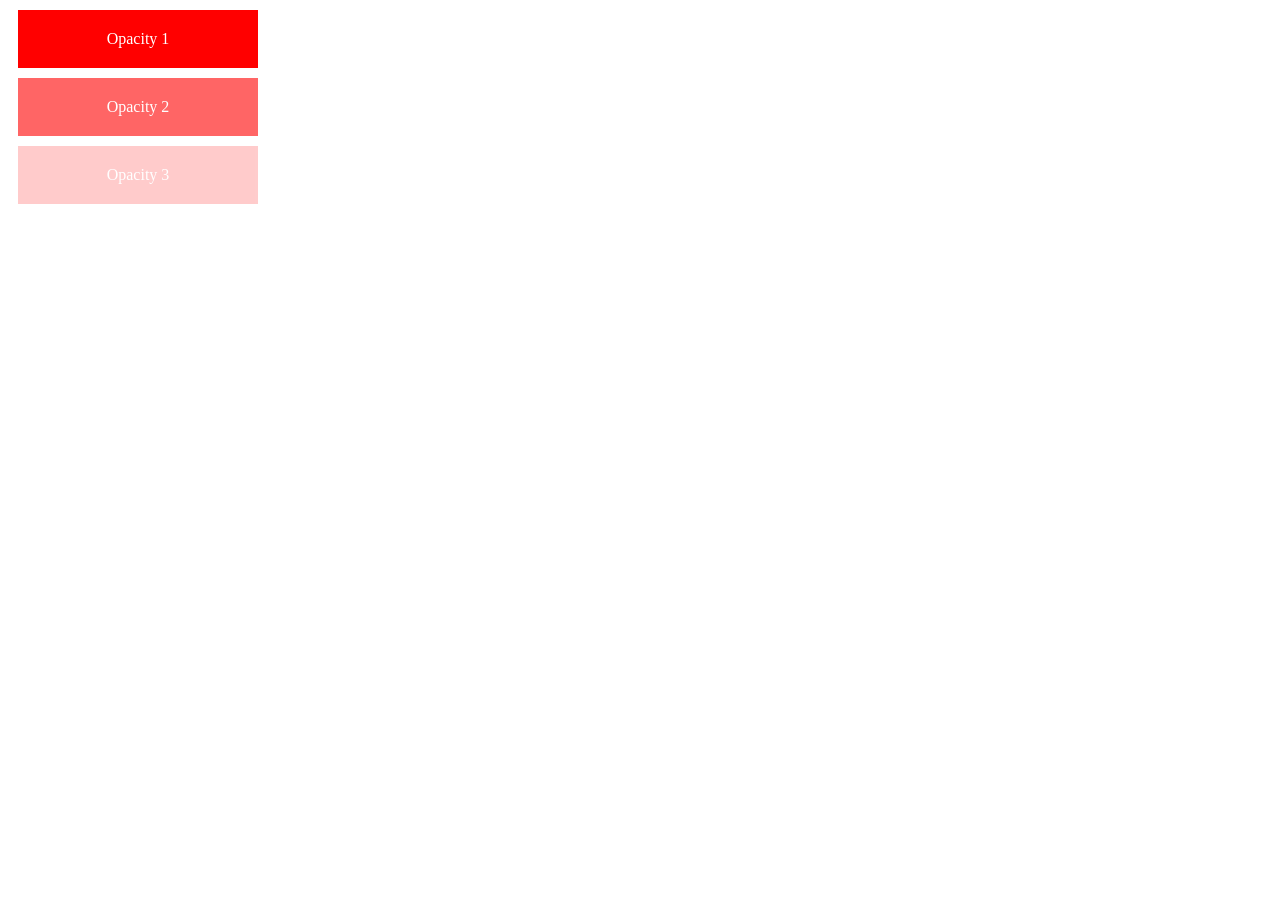
<file: CSS_CODE/CSS Pratice Set 1/index.html>
<!DOCTYPE html>
<html lang="en">
<head>
    <meta charset="UTF-8">
    <meta name="viewport" content="width=device-width, initial-scale=1.0">
    <title>Document</title>
    <link rel="stylesheet" href="style.css">
</head>
<body>
    <div class="box box-one">Opacity 1</div>
    <div class="box box-two">Opacity 2</div>
    <div class="box box-three">Opacity 3</div>
</body>
</html>
</file>
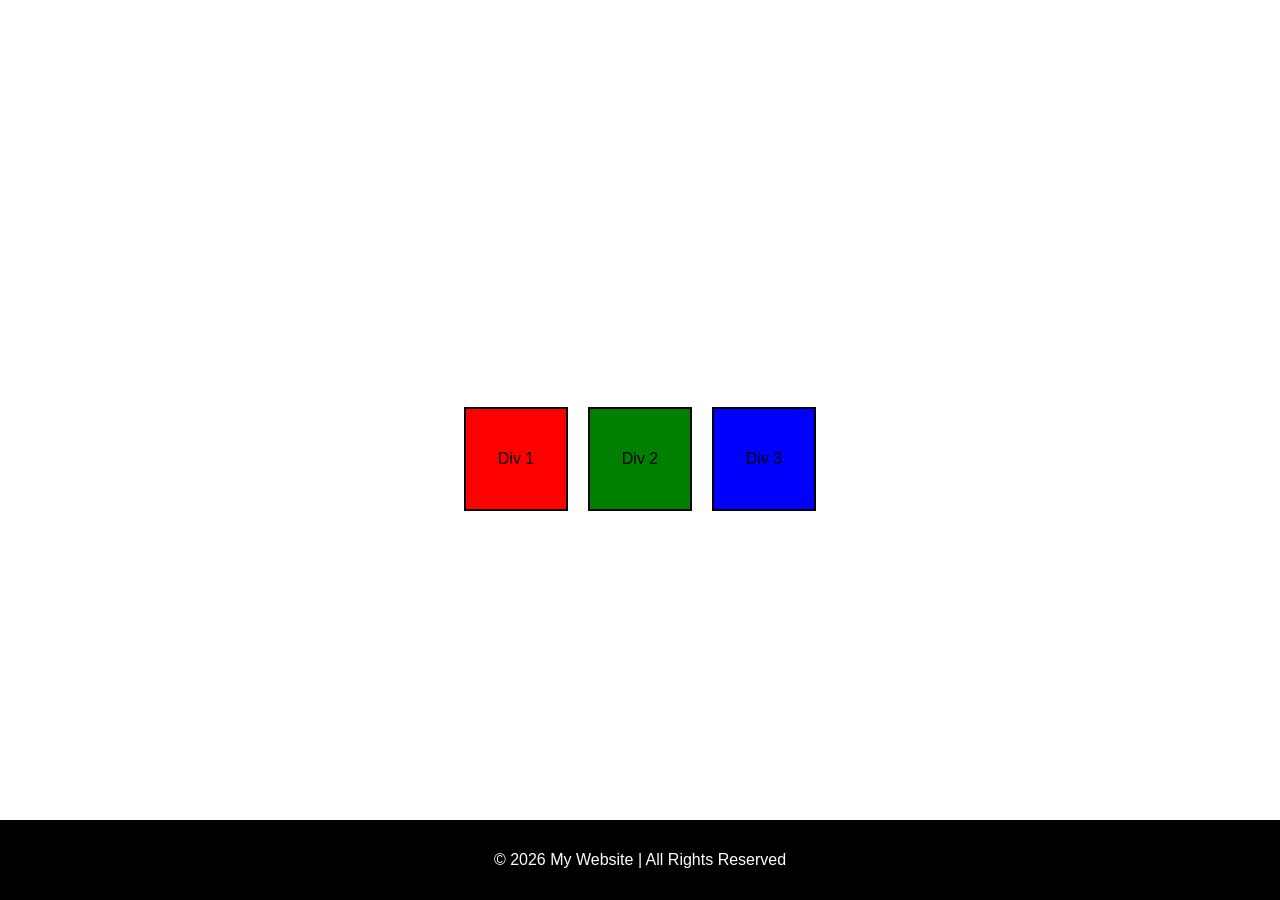
<file: CSS_CODE/CSS Pratice Set 3/index.html>
<!DOCTYPE html>
<html lang="en">
<head>
    <meta charset="UTF-8">
    <meta name="viewport" content="width=device-width, initial-scale=1.0">
    <title>Cascading Style Sheet Homework</title>
    <link rel="stylesheet" href="style.css">
</head>
<body>

    <header>
        <nav>
            <h2>My Website</h2>

            <a href="#">Home</a>
            <a href="#">About</a>
            <a href="#">Services</a>
            <a href="#">Contact</a>
        </nav>
    </header>

    <main class="content">

        <div class="box box1">
            Div 1
        </div>

        <div class="box box2">
            Div 2
        </div>

        <div class="box box3">
            Div 3
        </div>

    </main>

    <footer>
        <p>© 2026 My Website | All Rights Reserved</p>
    </footer>

</body>
</html>
</file>
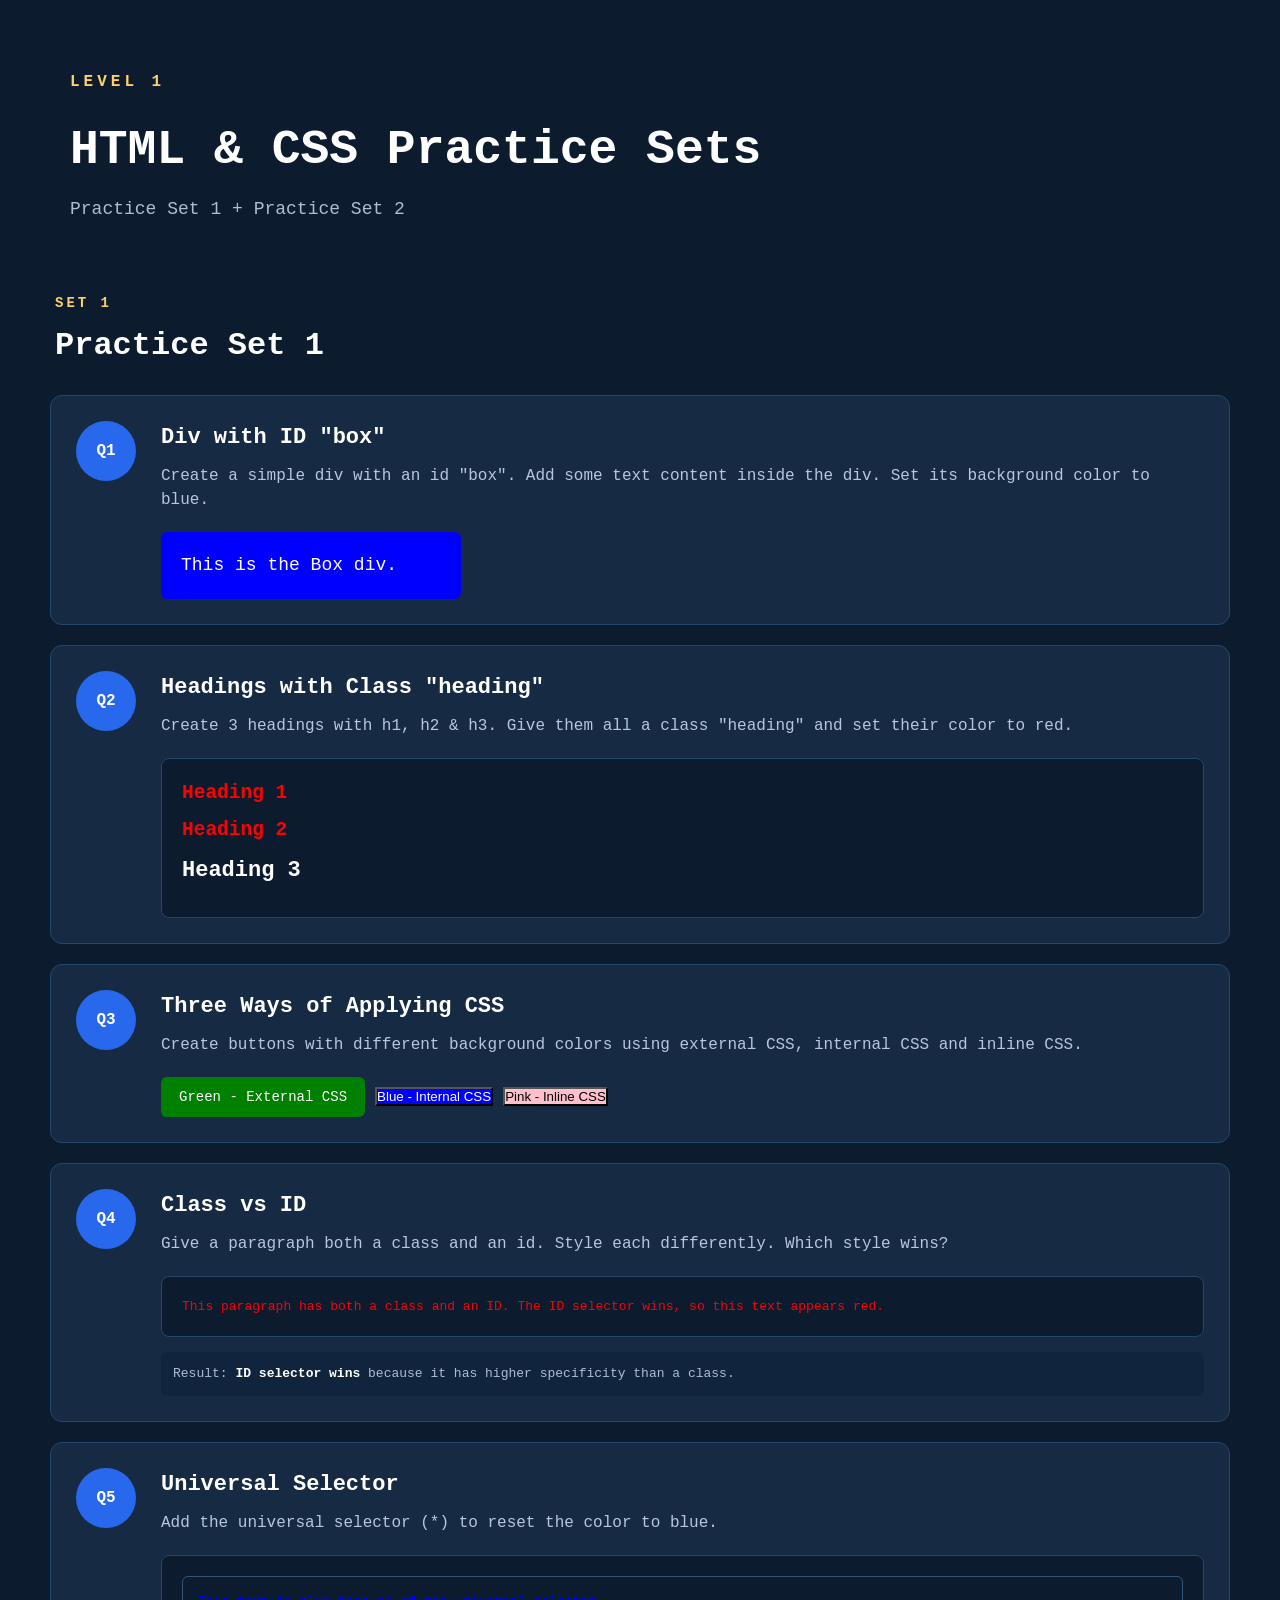
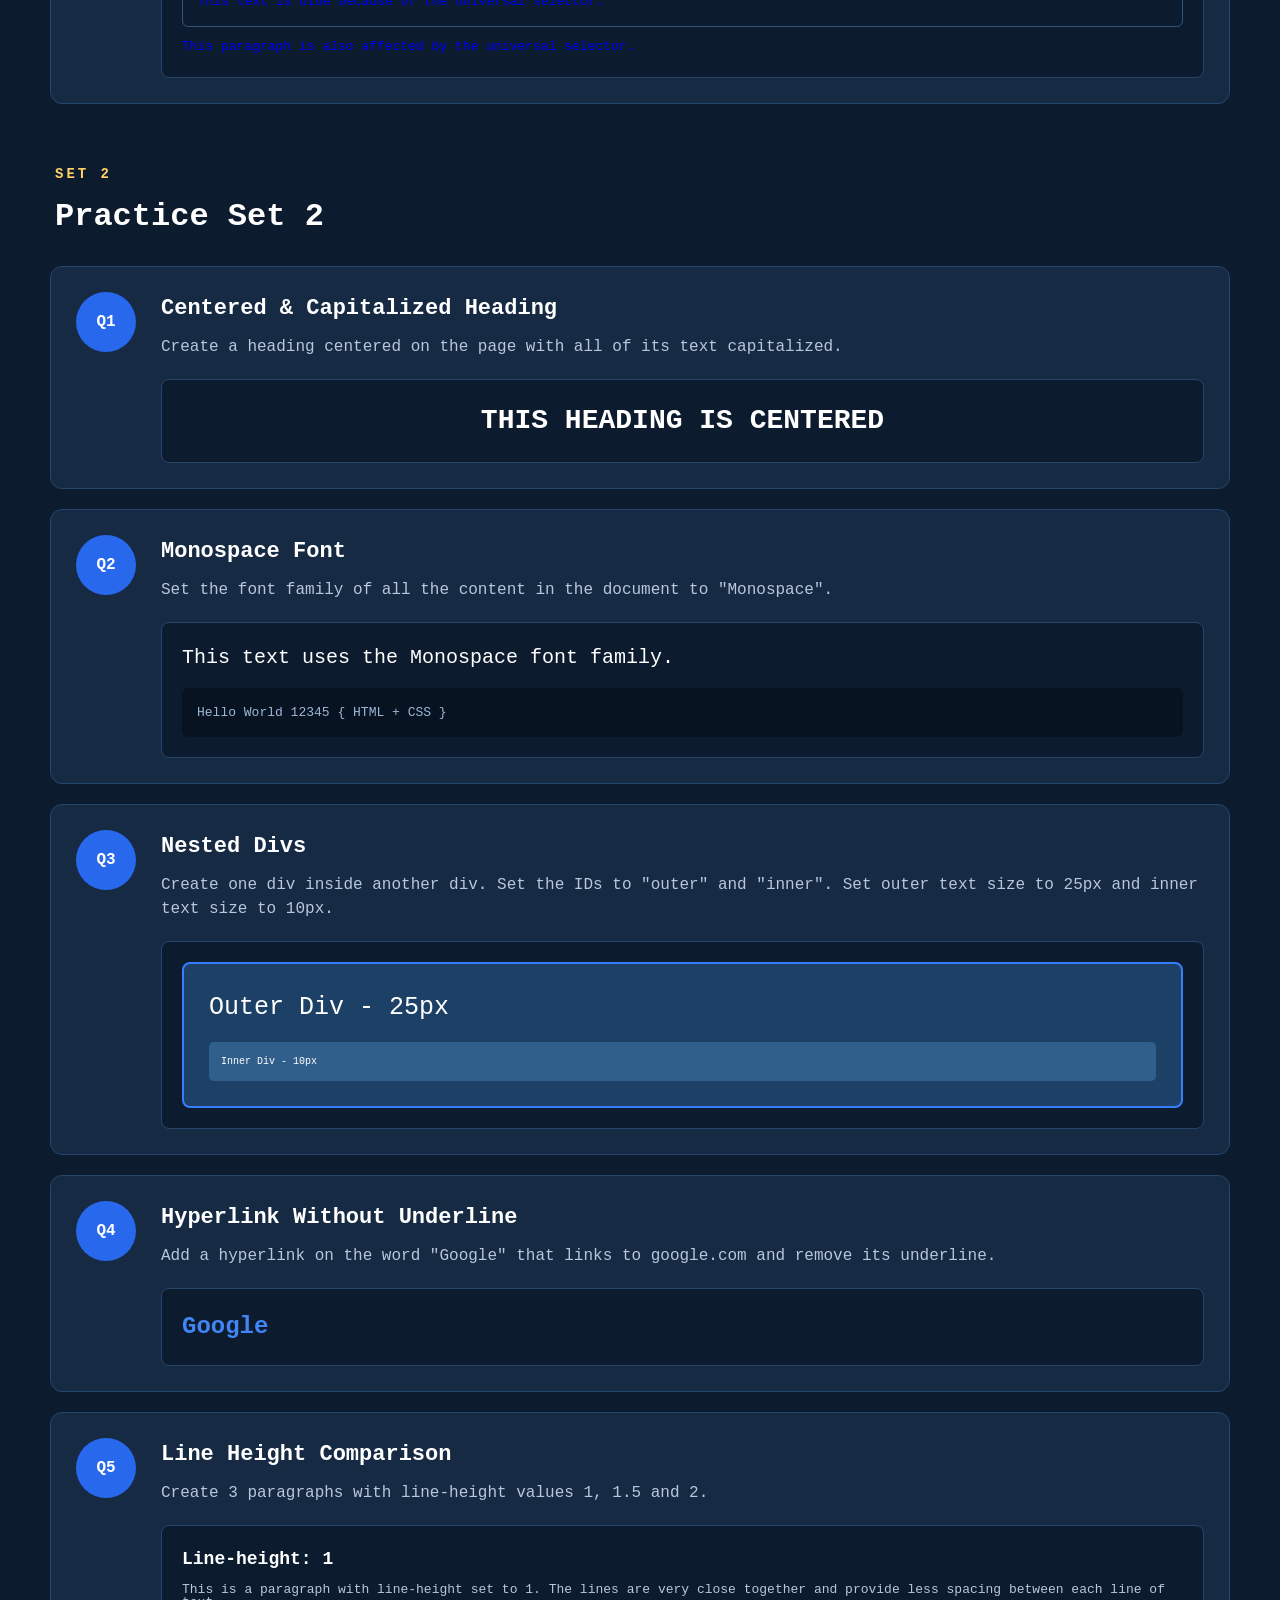
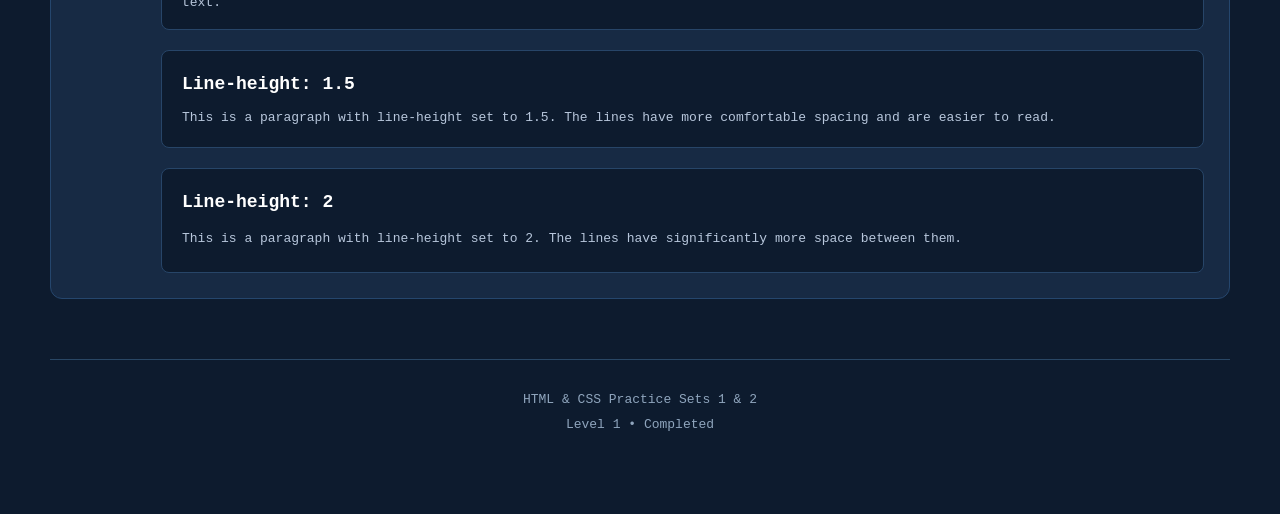
<file: CSS_CODE/CSS Pratice Set 4/index.html>
<!DOCTYPE html>
<html lang="en">

<head>
    <meta charset="UTF-8">
    <meta name="viewport" content="width=device-width, initial-scale=1.0">

    <title>HTML & CSS Practice Sets 1 & 2</title>

    <!-- External CSS -->
    <link rel="stylesheet" href="style.css">



    <style>
        /* Practice Set 1 - Q3
           Blue button using <style> tag
        */
        .blue-button {
            background-color: blue;
            color: white;
        }


      

        .my-paragraph {
            color: green;
        }

        #my-paragraph {
            color: red;
        }
    </style>
</head>


<body>

  
    <header>
        <p class="level">LEVEL 1</p>

        <h1>
            HTML & CSS Practice Sets
        </h1>

        <p class="subtitle">
            Practice Set 1 + Practice Set 2
        </p>
    </header>

    <section class="practice-section">

        <div class="section-heading">
            <span>SET 1</span>
            <h2>Practice Set 1</h2>
        </div>


        <div class="question">

            <div class="question-number">
                Q1
            </div>

            <div class="question-content">

                <h3>Div with ID "box"</h3>

                <p>
                    Create a simple div with an id "box".
                    Add some text content inside the div.
                    Set its background color to blue.
                </p>

                <!-- Solution -->
                <div id="box">
                    This is the Box div.
                </div>

            </div>

        </div>

        <div class="question">

            <div class="question-number">
                Q2
            </div>

            <div class="question-content">

                <h3>Headings with Class "heading"</h3>

                <p>
                    Create 3 headings with h1, h2 & h3.
                    Give them all a class "heading"
                    and set their color to red.
                </p>

                <div class="demo-area">

                    <h1 class="heading">
                        Heading 1
                    </h1>

                    <h2 class="heading">
                        Heading 2
                    </h2>

                    <h3 class="heading">
                        Heading 3
                    </h3>

                </div>

            </div>

        </div>


        <div class="question">

            <div class="question-number">
                Q3
            </div>

            <div class="question-content">

                <h3>Three Ways of Applying CSS</h3>

                <p>
                    Create buttons with different background colors
                    using external CSS, internal CSS and inline CSS.
                </p>

                <div class="button-container">

                    <!-- External CSS -->
                    <button class="green-button">
                        Green - External CSS
                    </button>


                    <!-- Internal CSS -->
                    <button class="blue-button">
                        Blue - Internal CSS
                    </button>


                    <!-- Inline CSS -->
                    <button
                        style="background-color: pink; color: black;">
                        Pink - Inline CSS
                    </button>

                </div>

            </div>

        </div>


        <div class="question">

            <div class="question-number">
                Q4
            </div>

            <div class="question-content">

                <h3>Class vs ID</h3>

                <p>
                    Give a paragraph both a class and an id.
                    Style each differently. Which style wins?
                </p>

                <div class="demo-area">

                    <p
                        class="my-paragraph"
                        id="my-paragraph">

                        This paragraph has both a class and an ID.
                        The ID selector wins, so this text appears red.

                    </p>

                </div>

                <div class="result">
                    Result: <strong>ID selector wins</strong>
                    because it has higher specificity than a class.
                </div>

            </div>

        </div>


        <div class="question">

            <div class="question-number">
                Q5
            </div>

            <div class="question-content">

                <h3>Universal Selector</h3>

                <p>
                    Add the universal selector (*) to reset
                    the color to blue.
                </p>

                <div class="demo-area">

                    <div class="q5-box">
                        This text is blue because of the
                        universal selector.
                    </div>

                    <p class="q5-text">
                        This paragraph is also affected by
                        the universal selector.
                    </p>

                </div>

            </div>

        </div>

    </section>


    <section class="practice-section">

        <div class="section-heading">
            <span>SET 2</span>
            <h2>Practice Set 2</h2>
        </div>


        <div class="question">

            <div class="question-number">
                Q1
            </div>

            <div class="question-content">

                <h3>
                    Centered & Capitalized Heading
                </h3>

                <p>
                    Create a heading centered on the page
                    with all of its text capitalized.
                </p>

                <div class="demo-area">

                    <h2 class="center-heading">
                        this heading is centered
                    </h2>

                </div>

            </div>

        </div>


        <div class="question">

            <div class="question-number">
                Q2
            </div>

            <div class="question-content">

                <h3>
                    Monospace Font
                </h3>

                <p>
                    Set the font family of all the content
                    in the document to "Monospace".
                </p>

                <div class="demo-area">

                    <p class="monospace-demo">
                        This text uses the Monospace font family.
                    </p>

                    <p class="code-text">
                        Hello World 12345 { HTML + CSS }
                    </p>

                </div>

            </div>

        </div>


        <div class="question">

            <div class="question-number">
                Q3
            </div>

            <div class="question-content">

                <h3>
                    Nested Divs
                </h3>

                <p>
                    Create one div inside another div.
                    Set the IDs to "outer" and "inner".
                    Set outer text size to 25px and inner
                    text size to 10px.
                </p>


                <div class="demo-area">

                    <!-- Outer Div -->
                    <div id="outer">

                        Outer Div - 25px

                        <!-- Inner Div -->
                        <div id="inner">

                            Inner Div - 10px

                        </div>

                    </div>

                </div>

            </div>

        </div>


        <div class="question">

            <div class="question-number">
                Q4
            </div>

            <div class="question-content">

                <h3>
                    Hyperlink Without Underline
                </h3>

                <p>
                    Add a hyperlink on the word "Google"
                    that links to google.com and remove
                    its underline.
                </p>

                <div class="demo-area">

                    <a
                        href="https://www.google.com"
                        target="_blank"
                        class="google-link">

                        Google

                    </a>

                </div>

            </div>

        </div>


        <div class="question">

            <div class="question-number">
                Q5
            </div>

            <div class="question-content">

                <h3>
                    Line Height Comparison
                </h3>

                <p>
                    Create 3 paragraphs with line-height
                    values 1, 1.5 and 2.
                </p>


                <div class="line-height-container">

                    <div class="line-box">

                        <h4>
                            Line-height: 1
                        </h4>

                        <p class="line-height-1">
                            This is a paragraph with line-height
                            set to 1. The lines are very close
                            together and provide less spacing
                            between each line of text.
                        </p>

                    </div>


                    <div class="line-box">

                        <h4>
                            Line-height: 1.5
                        </h4>

                        <p class="line-height-15">
                            This is a paragraph with line-height
                            set to 1.5. The lines have more
                            comfortable spacing and are easier
                            to read.
                        </p>

                    </div>


                    <div class="line-box">

                        <h4>
                            Line-height: 2
                        </h4>

                        <p class="line-height-2">
                            This is a paragraph with line-height
                            set to 2. The lines have significantly
                            more space between them.
                        </p>

                    </div>

                </div>

            </div>

        </div>

    </section>




    <footer>

        <p>
            HTML & CSS Practice Sets 1 & 2
        </p>

        <p>
            Level 1 • Completed
        </p>

    </footer>


</body>

</html>
</file>
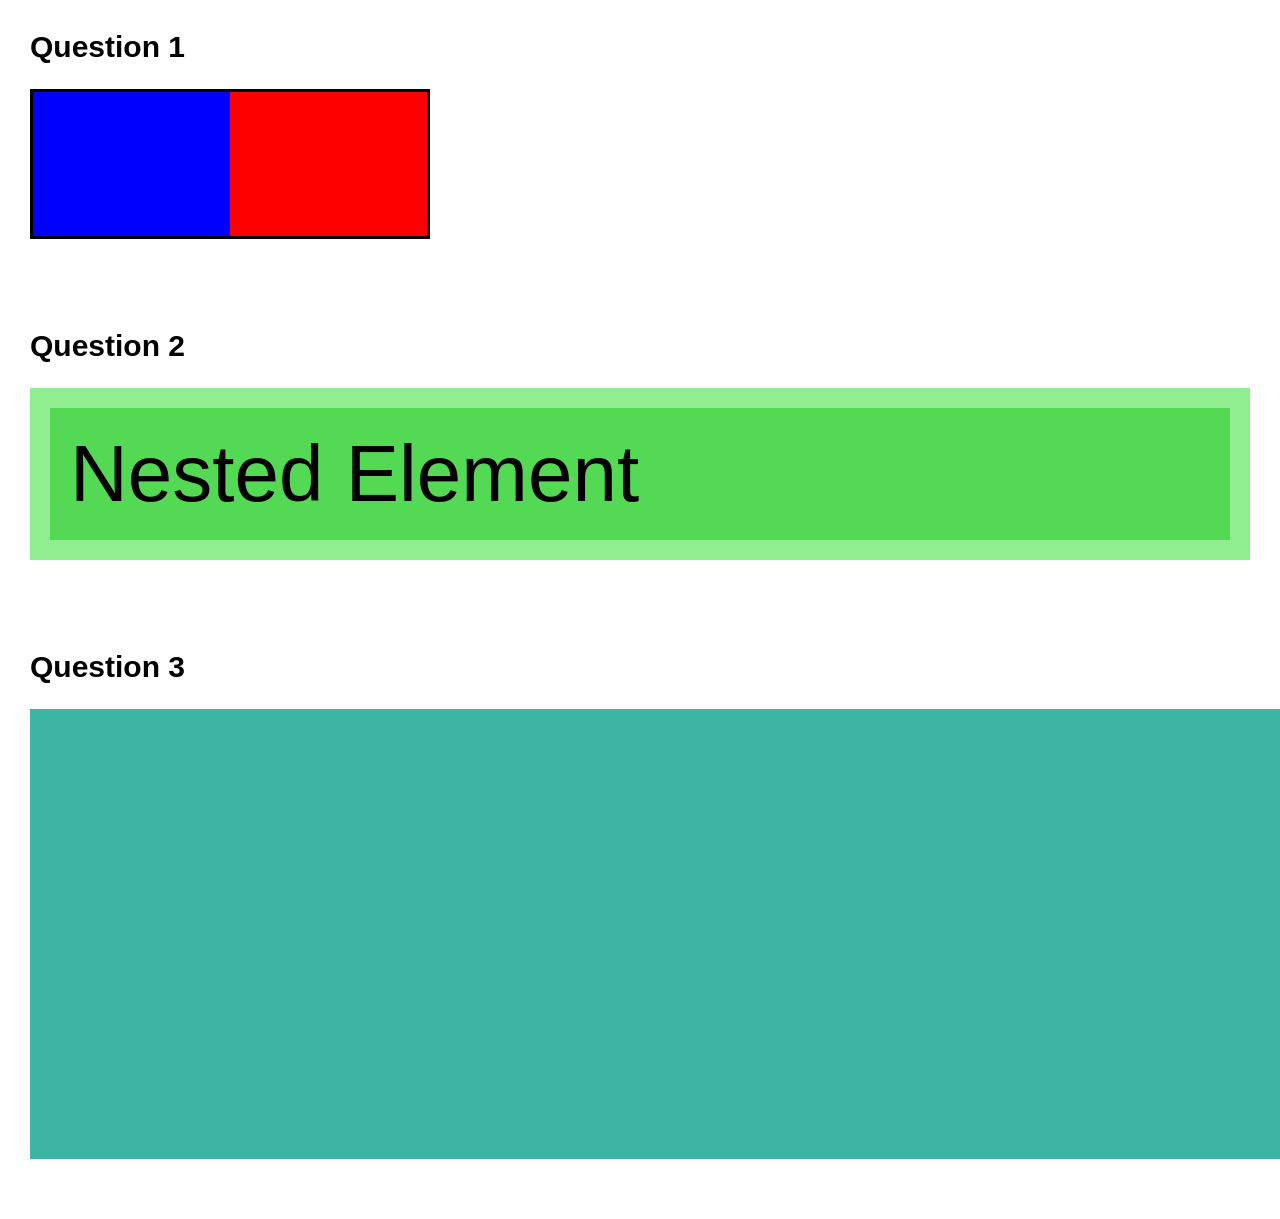
<file: CSS_CODE/CSS Pratice Set 5/index.html>
<!DOCTYPE html>
<html lang="en">

<head>
    <meta charset="UTF-8">
    <meta name="viewport" content="width=device-width, initial-scale=1.0">

    <title>CSS Practice Set 5</title>

    <link rel="stylesheet" href="style.css">
</head>

<body>

    <section class="question question-1">

        <h2>Question 1</h2>

        <div class="parent-box">
            <div class="child-box"></div>
        </div>

    </section>

    <section class="question question-2">

        <h2>Question 2</h2>

        <div class="outer-box">

            <div class="inner-box">
                Nested Element
            </div>

        </div>

    </section>

    <section class="question question-3">

        <h2>Question 3</h2>

        <div class="viewport-box"></div>

    </section>

</body>

</html>
</file>
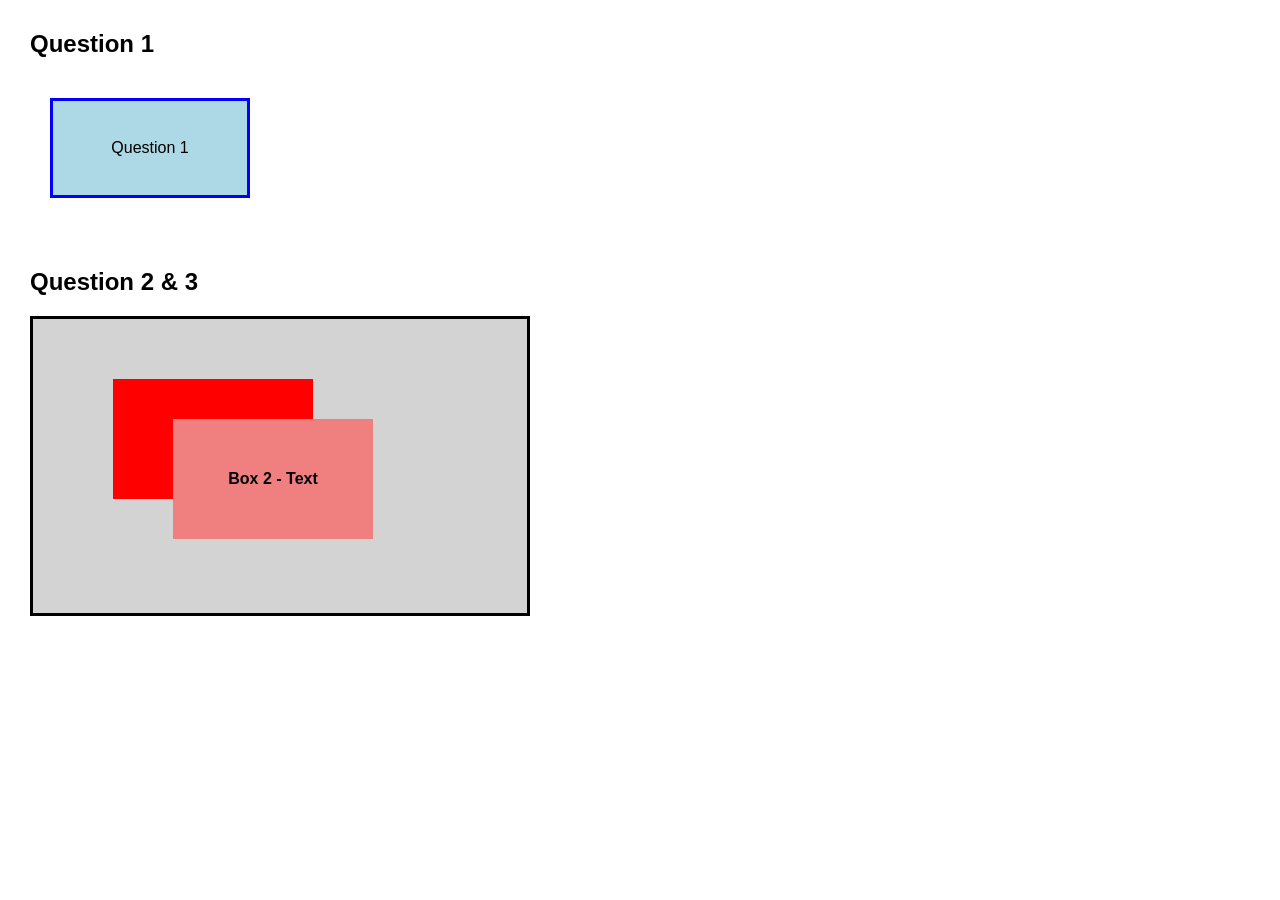
<file: CSS_CODE/CSS Pratice Set 6/index.html>
<!DOCTYPE html>
<html lang="en">

<head>
    <meta charset="UTF-8">
    <meta name="viewport" content="width=device-width, initial-scale=1.0">

    <title>CSS Practice Set 6</title>

    <link rel="stylesheet" href="style.css">
</head>

<body>

    <section class="question question-1">

        <h2>Question 1</h2>

        <div class="relative-box">
            Question 1
        </div>

    </section>

    <section class="question question-2">

        <h2>Question 2 & 3</h2>

        <div class="overlap-container">

            <div class="box box-one">
                Box 1
            </div>

            <div class="box box-two">
                Box 2 - Text
            </div>

        </div>

    </section>

</body>

</html>
</file>
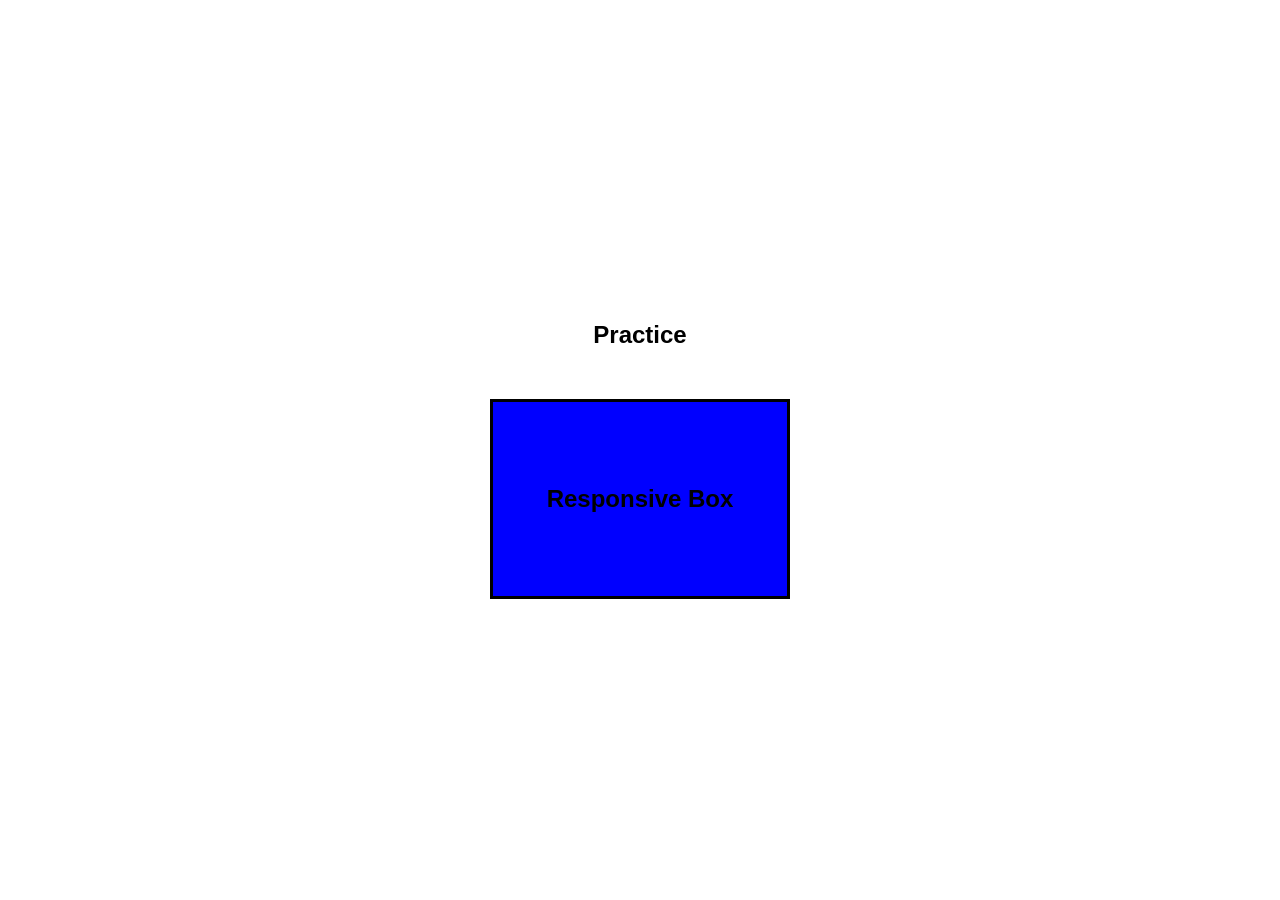
<file: CSS_CODE/CSS Pratice Set 7/index.html>
<!DOCTYPE html>
<html lang="en">

<head>
    <meta charset="UTF-8">
    <meta name="viewport" content="width=device-width, initial-scale=1.0">

    <title>CSS Practice Set 7</title>

    <link rel="stylesheet" href="style.css">
</head>

<body>

    <section class="practice-section">

        <h1>Practice </h1>

        <div class="responsive-box">
            Responsive Box
        </div>

    </section>

</body>

</html>
</file>
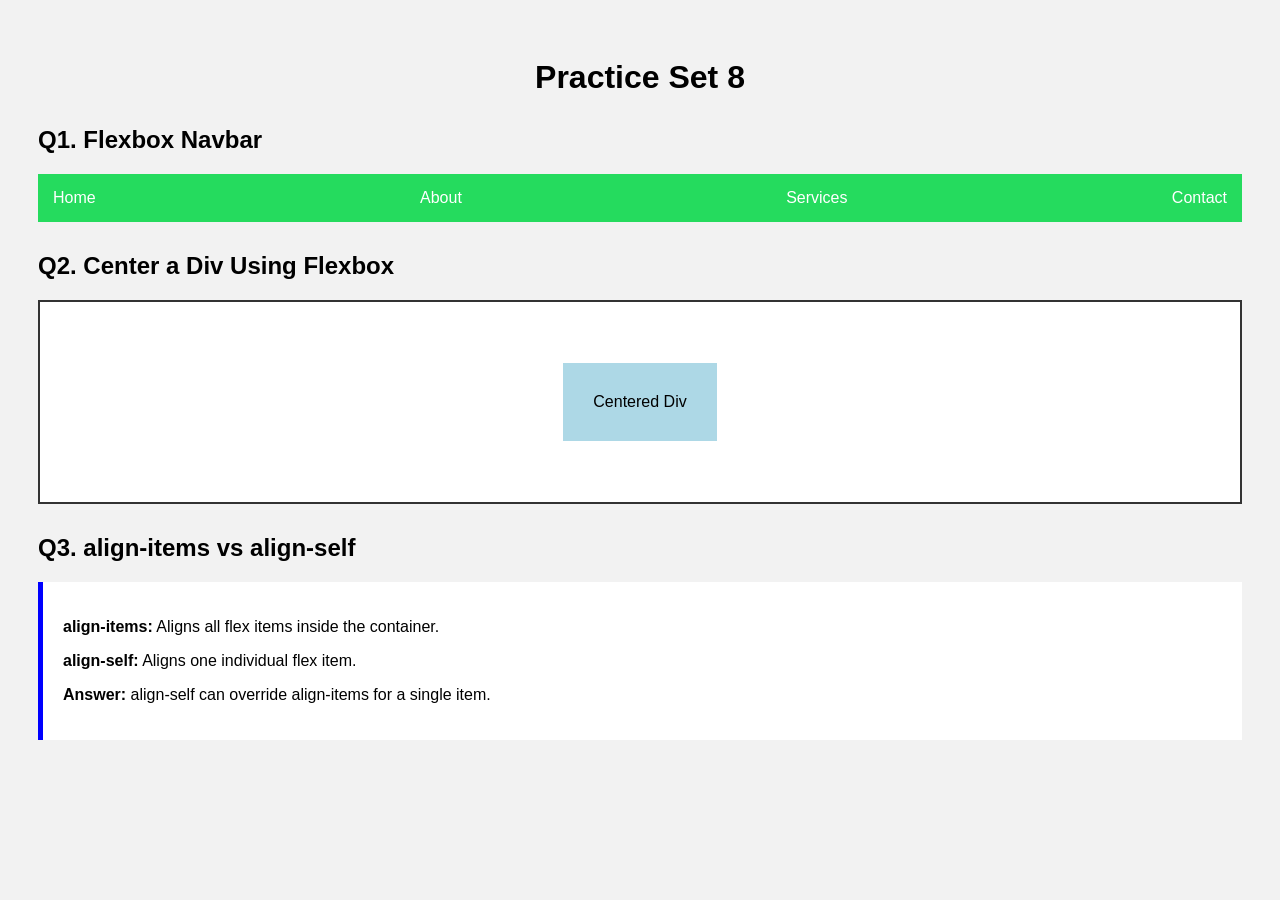
<file: CSS_CODE/CSS Pratice Set 8/index.html>
<!DOCTYPE html>
<html>
<head>
    <title>Practice Set 8</title>
    <link rel="stylesheet" href="style.css">
</head>
<body>

    <h1>Practice Set 8</h1>

    <h2>Q1. Flexbox Navbar</h2>

    <nav>
        <ul>
            <li><a href="#">Home</a></li>
            <li><a href="#">About</a></li>
            <li><a href="#">Services</a></li>
            <li><a href="#">Contact</a></li>
        </ul>
    </nav>

    <h2>Q2. Center a Div Using Flexbox</h2>

    <div class="container">
        <div class="box">Centered Div</div>
    </div>

    <h2>Q3. align-items vs align-self</h2>

    <div class="answer">
        <p><b>align-items:</b> Aligns all flex items inside the container.</p>
        <p><b>align-self:</b> Aligns one individual flex item.</p>
        <p><b>Answer:</b> align-self can override align-items for a single item.</p>
    </div>

</body>
</html>
</file>
<file: CSS_CODE/CSS Pratice Set 1/style.css>
.box {
	width: 200px;
	padding: 20px;
	margin: 10px;
	background-color:red ;
	color: white;
	text-align: center;
}

.box-one {
	opacity: 1;
}

.box-two {
	opacity: 0.6;
}

.box-three {
	opacity: 0.2;
}
</file>
<file: CSS_CODE/CSS Pratice Set 3/style.css>
html, body {
    height: 100%;
}

body {
    margin: 0;
    font-family: Arial, sans-serif;
    min-height: 100vh;
    display: flex;
    flex-direction: column;
}

header {
    background-color: white;
    padding: 15px;
}

nav {
    display: flex;
    align-items: center;
    gap: 25px;
}

nav h2 {
    color: white;
    margin-right: auto;
}

nav a {
    color: white;
    text-decoration: none;
}

.content {
    flex: 1;
    height: 400px;
    padding: 30px;

    display: flex;
    justify-content: center;
    align-items: center;
    gap: 20px;
}

.box {
    height: 100px;
    width: 100px;

    border: 2px solid black;

    display: flex;
    justify-content: center;
    align-items: center;
}

.box1 {
    background-color: red;
}

.box2 {
    background-color: green;
}

.box3 {
    background-color: blue;
}

footer {
    background-color: black;
    color: white;
    text-align: center;
    padding: 15px;
}
</file>
<file: CSS_CODE/CSS Pratice Set 4/style.css>
/* ===================================================== */
/* GLOBAL / UNIVERSAL SELECTOR                           */
/* Practice Set 1 - Q5                                  */
/* ===================================================== */

* {
    color: blue;
    box-sizing: border-box;
    margin: 0;
    padding: 0;
}


/* ===================================================== */
/* BODY                                                  */
/* Practice Set 2 - Q2                                  */
/* Set font family of all document content to Monospace */
/* ===================================================== */

body {
    font-family: monospace;

    background-color: #0d1b2e;

    min-height: 100vh;

    padding: 50px;

    line-height: 1.5;
}


/* ===================================================== */
/* HEADER                                                */
/* ===================================================== */

header {
    max-width: 1200px;

    margin: 0 auto 50px auto;

    padding: 20px;
}


.level {
    color: #ffd166;

    font-size: 16px;

    font-weight: bold;

    letter-spacing: 4px;

    margin-bottom: 20px;
}


header h1 {
    color: white;

    font-size: 48px;

    margin-bottom: 10px;
}


.subtitle {
    color: #aebdd2;

    font-size: 18px;
}


/* ===================================================== */
/* PRACTICE SECTION                                      */
/* ===================================================== */

.practice-section {
    max-width: 1200px;

    margin: 0 auto 60px auto;
}


/* ===================================================== */
/* SECTION HEADING                                       */
/* ===================================================== */

.section-heading {
    margin-bottom: 25px;

    padding-left: 5px;
}


.section-heading span {
    color: #ffd166;

    font-size: 14px;

    font-weight: bold;

    letter-spacing: 3px;
}


.section-heading h2 {
    color: white;

    font-size: 32px;

    margin-top: 8px;
}


/* ===================================================== */
/* QUESTION CARD                                         */
/* ===================================================== */

.question {
    display: flex;

    gap: 25px;

    background-color: #172a44;

    border: 1px solid #25466d;

    border-radius: 12px;

    padding: 25px;

    margin-bottom: 20px;

    transition: transform 0.2s ease,
                border-color 0.2s ease;
}


.question:hover {
    transform: translateY(-3px);

    border-color: #377dff;
}


/* ===================================================== */
/* QUESTION NUMBER                                       */
/* ===================================================== */

.question-number {
    flex-shrink: 0;

    width: 60px;

    height: 60px;

    display: flex;

    align-items: center;

    justify-content: center;

    background-color: #2868ed;

    border-radius: 50%;

    color: white;

    font-size: 16px;

    font-weight: bold;
}


/* ===================================================== */
/* QUESTION CONTENT                                      */
/* ===================================================== */

.question-content {
    flex: 1;
}


.question-content h3 {
    color: white;

    font-size: 22px;

    margin-bottom: 10px;
}


.question-content > p {
    color: #b8c7dc;

    font-size: 16px;

    margin-bottom: 20px;
}


/* ===================================================== */
/* DEMO AREA                                             */
/* ===================================================== */

.demo-area {
    background-color: #0d1b2e;

    border: 1px solid #274568;

    border-radius: 8px;

    padding: 20px;

    margin-top: 15px;
}


/* ===================================================== */
/* Q1 - ID SELECTOR                                     */
/* ===================================================== */

#box {
    background-color: blue;

    color: white;

    padding: 20px;

    width: 300px;

    border-radius: 6px;

    font-size: 18px;
}


/* ===================================================== */
/* Q2 - CLASS SELECTOR                                  */
/* ===================================================== */

.heading {
    color: red;

    margin-bottom: 8px;
}


/* ===================================================== */
/* Q3 - EXTERNAL CSS BUTTON                             */
/* ===================================================== */

.green-button {
    background-color: green;

    color: white;

    border: none;

    padding: 12px 18px;

    border-radius: 6px;

    cursor: pointer;

    font-family: inherit;

    font-size: 14px;
}


/* ===================================================== */
/* Q3 - BUTTON CONTAINER                                */
/* ===================================================== */

.button-container {
    display: flex;

    flex-wrap: wrap;

    gap: 10px;

    align-items: center;
}


/* ===================================================== */
/* Q4 - CLASS VS ID                                     */
/* ===================================================== */

.my-paragraph {
    color: green;
}


/*
    ID selector is more specific than
    class selector.

    Therefore, the paragraph becomes red.
*/

#my-paragraph {
    color: red;
}


.result {
    margin-top: 15px;

    padding: 12px;

    background-color: #10243d;

    border-radius: 6px;

    color: #aebdd2;
}


.result strong {
    color: white;
}


/* ===================================================== */
/* Q5 - UNIVERSAL SELECTOR                              */
/* ===================================================== */

/*
    The universal selector is:

    * {
        color: blue;
    }

    It applies blue as the default color.

    More specific selectors can override it.
*/

.q5-box {
    padding: 15px;

    border: 1px solid #315579;

    border-radius: 6px;

    margin-bottom: 10px;
}


.q5-text {
    color: blue;

    margin-top: 10px;
}


/* ===================================================== */
/* PRACTICE SET 2 - Q1                                  */
/* Center heading + uppercase                          */
/* ===================================================== */

.center-heading {
    text-align: center;

    text-transform: uppercase;

    color: white;

    font-size: 28px;
}


/* ===================================================== */
/* PRACTICE SET 2 - Q2                                  */
/* MONOSPACE FONT                                       */
/* ===================================================== */

.monospace-demo {
    font-family: monospace;

    color: white;

    font-size: 20px;

    margin-bottom: 15px;
}


.code-text {
    font-family: monospace;

    background-color: #081321;

    padding: 15px;

    border-radius: 6px;

    color: #9db8d8;
}


/* ===================================================== */
/* PRACTICE SET 2 - Q3                                  */
/* NESTED DIVS                                          */
/* ===================================================== */

#outer {
    font-size: 25px;

    color: white;

    background-color: #1d4166;

    padding: 25px;

    border-radius: 8px;

    border: 2px solid #377dff;
}


#inner {
    font-size: 10px;

    color: white;

    background-color: #315f8c;

    padding: 12px;

    margin-top: 15px;

    border-radius: 5px;
}


/* ===================================================== */
/* PRACTICE SET 2 - Q4                                  */
/* GOOGLE HYPERLINK                                     */
/* ===================================================== */

.google-link {
    text-decoration: none;

    color: #4285f4;

    font-size: 24px;

    font-weight: bold;
}


.google-link:hover {
    text-decoration: underline;
}


/* ===================================================== */
/* PRACTICE SET 2 - Q5                                  */
/* LINE HEIGHT                                           */
/* ===================================================== */

.line-height-container {
    display: flex;

    flex-direction: column;

    gap: 20px;
}


.line-box {
    background-color: #0d1b2e;

    border: 1px solid #274568;

    border-radius: 8px;

    padding: 20px;
}


.line-box h4 {
    color: white;

    font-size: 18px;

    margin-bottom: 10px;
}


/* Line-height = 1 */

.line-height-1 {
    color: #b8c7dc;

    line-height: 1;
}


/* Line-height = 1.5 */

.line-height-15 {
    color: #b8c7dc;

    line-height: 1.5;
}


/* Line-height = 2 */

.line-height-2 {
    color: #b8c7dc;

    line-height: 2;
}


/* ===================================================== */
/* FOOTER                                                */
/* ===================================================== */

footer {
    max-width: 1200px;

    margin: 40px auto 0 auto;

    padding: 25px;

    border-top: 1px solid #294765;

    text-align: center;
}


footer p {
    color: #8fa5bd;

    margin: 5px;
}


/* ===================================================== */
/* RESPONSIVE DESIGN                                     */
/* ===================================================== */

@media (max-width: 768px) {

    body {
        padding: 20px;
    }


    header {
        padding: 10px;

        margin-bottom: 30px;
    }


    header h1 {
        font-size: 34px;
    }


    .question {
        flex-direction: column;

        gap: 15px;

        padding: 20px;
    }


    .question-number {
        width: 50px;

        height: 50px;
    }


    .button-container {
        flex-direction: column;

        align-items: stretch;
    }


    .button-container button {
        width: 100%;
    }


    #box {
        width: 100%;
    }


    #outer {
        font-size: 25px;
    }

}
</file>
<file: CSS_CODE/CSS Pratice Set 5/style.css>
html {
    font-size: 20px;
}

* {
    box-sizing: border-box;
}

body {
    margin: 0;
    font-family: Arial, sans-serif;
}

.question {
    padding: 30px;
    margin-bottom: 30px;
}

.question h2 {
    margin-top: 0;
}

.parent-box {
    width: 400px;
    height: 150px;
    background-color:red;
    border: 3px solid black;
}

/* Child Element
   Width is 50% of the parent width */
.child-box {
    width: 50%;
    height: 100%;
    background-color: blue;
}

.outer-box {
    font-size: 2rem;
    background-color: lightgreen;
    padding: 20px;
}

.inner-box {
    font-size: 2em;
    background-color: rgb(83, 217, 83);
    padding: 20px;
}

.viewport-box {
    width: 100vw;
    height: 50vh;
    background-color: rgb(60, 181, 164);
}
</file>
<file: CSS_CODE/CSS Pratice Set 6/style.css>
* {
    box-sizing: border-box;
}

body {
    margin: 0;
    font-family: Arial, sans-serif;
}

.question {
    padding: 30px;
    margin-bottom: 30px;
}

.question h2 {
    margin-top: 0;
}


.relative-box {
    position: relative;

    top: 20px;
    left: 20px;

    width: 200px;
    height: 100px;

    background-color: lightblue;
    border: 3px solid blue;

    display: flex;
    align-items: center;
    justify-content: center;
}

.overlap-container {
    position: relative;

    width: 500px;
    height: 300px;

    background-color: lightgray;
    border: 3px solid black;
}


.box {
    width: 200px;
    height: 120px;

    display: flex;
    align-items: center;
    justify-content: center;

    font-weight: bold;
}

.box-one {
    position: absolute;

    top: 60px;
    left: 80px;

    background-color: red;
}

.box-two {
    position: absolute;

    top: 100px;
    left: 140px;

    background-color: lightcoral;


    z-index: 2;
}

.box-one {
    z-index: 1;
}
</file>
<file: CSS_CODE/CSS Pratice Set 7/style.css>
* {
    box-sizing: border-box;
}

body {
    margin: 0;
    font-family: Arial, sans-serif;
}

.practice-section {
    min-height: 100vh;

    display: flex;
    flex-direction: column;

    align-items: center;
    justify-content: center;

    gap: 30px;
}

.responsive-box {
    width: 300px;
    height: 200px;

    display: flex;
    align-items: center;
    justify-content: center;

    border: 3px solid black;

    font-size: 24px;
    font-weight: bold;
}


@media (max-width: 299px) {

    .responsive-box {
        background-color: green;
    }

}

@media (min-width: 300px) and (max-width: 399px) {

    .responsive-box {
        background-color: pink;
    }

}


@media (min-width: 400px) and (max-width: 599px) {

    .responsive-box {
        background-color: red;
    }

}

@media (min-width: 600px) {

    .responsive-box {
        background-color: blue;
    }

}
</file>
<file: CSS_CODE/CSS Pratice Set 8/style.css>
body {
    font-family: Arial;
    padding: 30px;
    background: #f2f2f2;
}

h1 {
    text-align: center;
}

h2 {
    margin-top: 30px;
}

nav {
    background: #25db5e;
    padding: 15px;
}

ul {
    display: flex;
    justify-content: space-between;
    list-style: none;
    margin: 0;
    padding: 0;
}

a {
    color: white;
    text-decoration: none;
}

.container {
    height: 200px;
    display: flex;
    justify-content: center;
    align-items: center;
    background: white;
    border: 2px solid #333;
}

.box {
    padding: 30px;
    background: lightblue;
}

.answer {
    background: white;
    padding: 20px;
    border-left: 5px solid blue;
}
</file>
